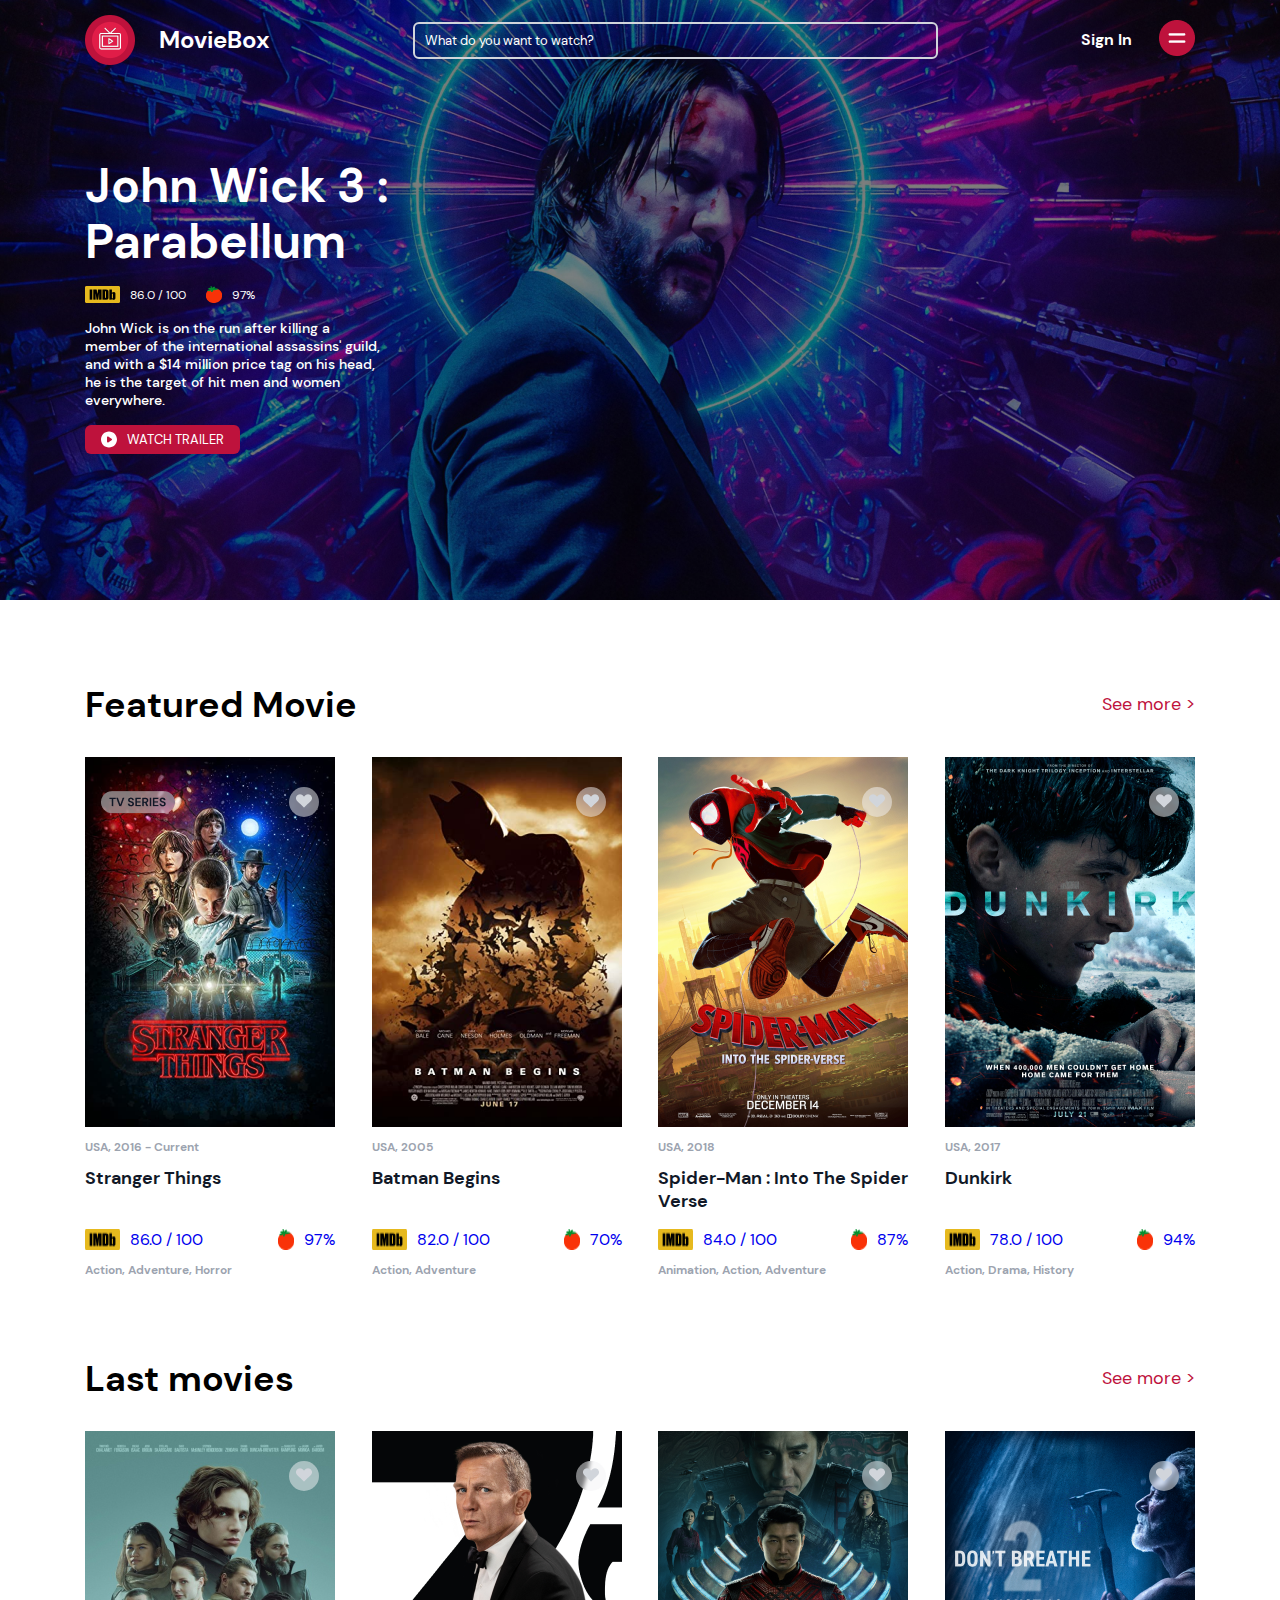
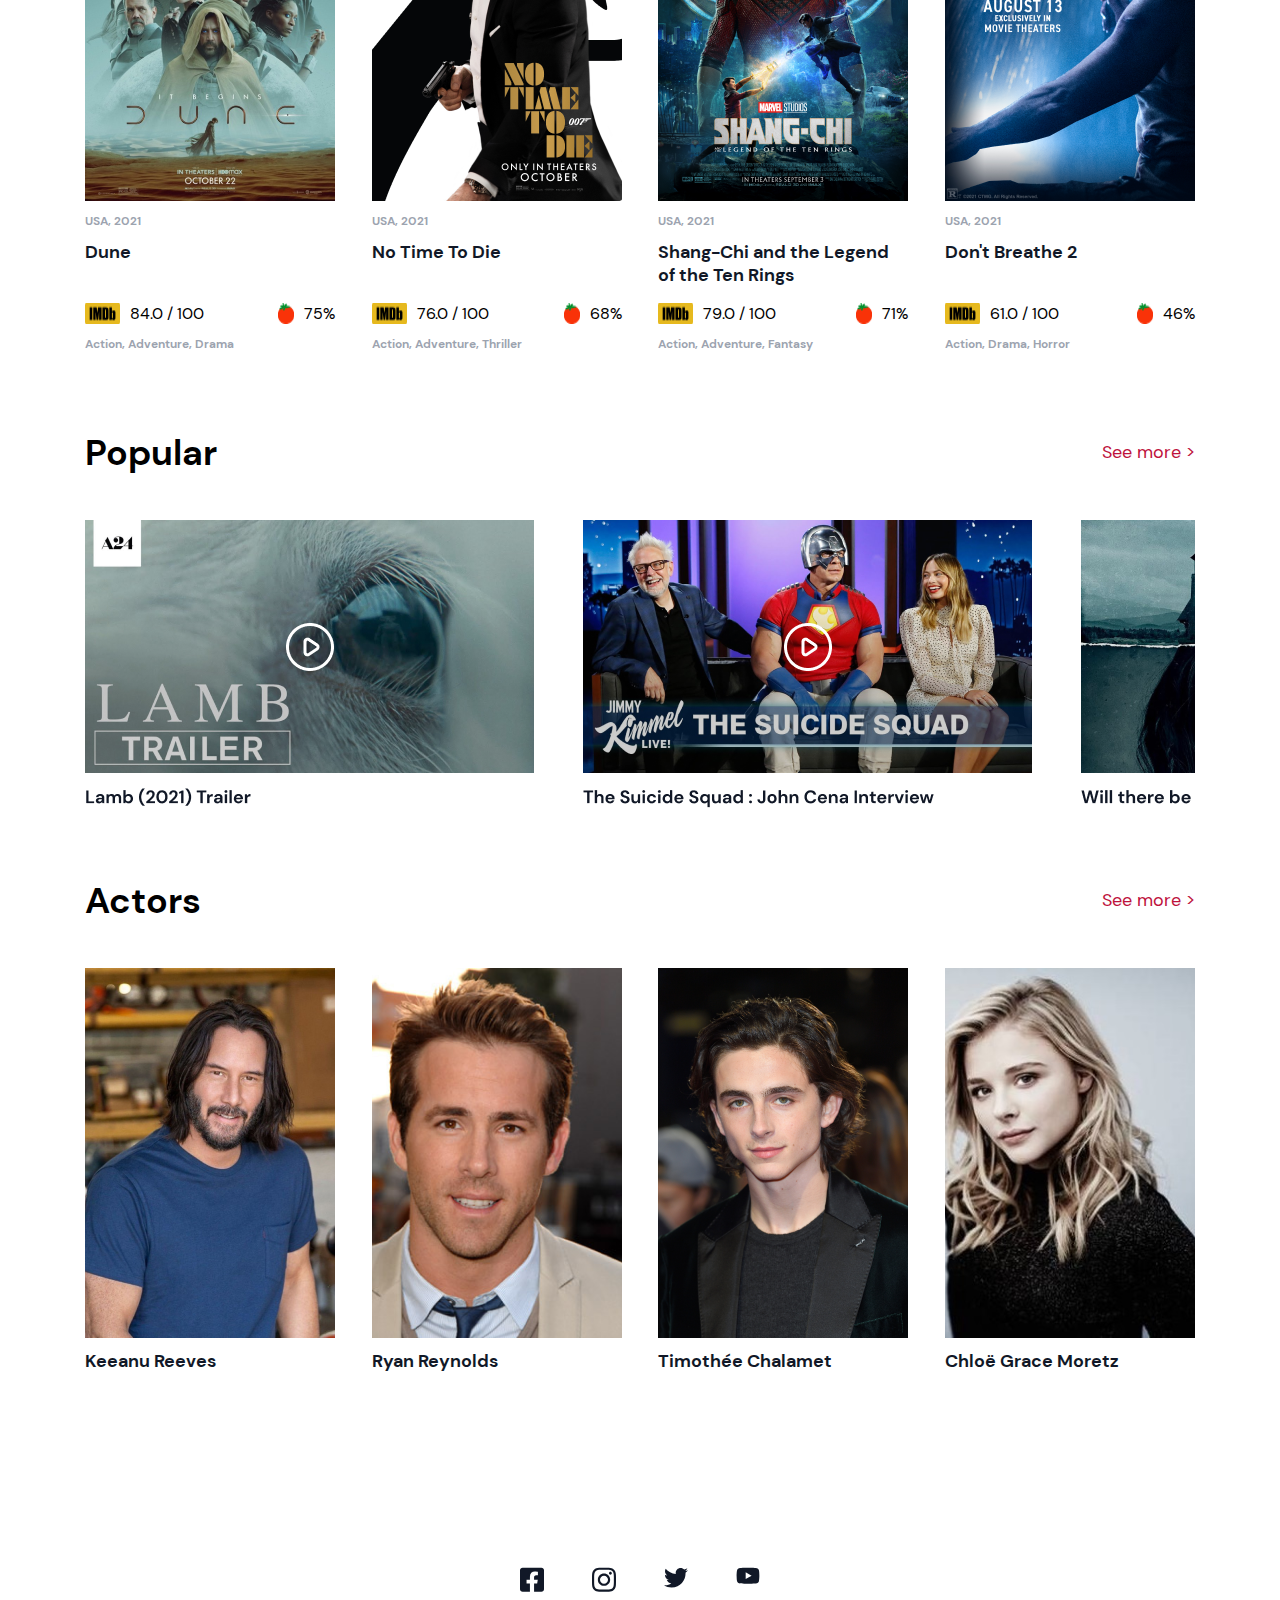
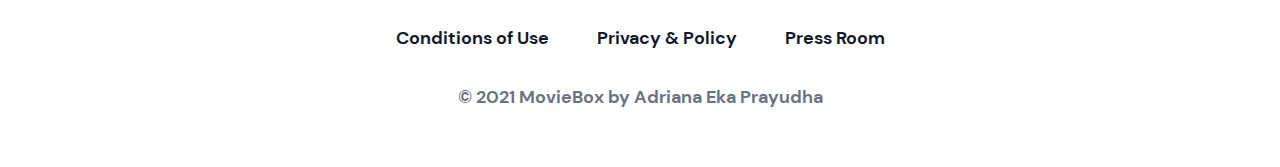
<file: index.html>
<!DOCTYPE html>
<html lang="ru">

<head>
    <meta charset="UTF-8">
    <meta http-equiv="X-UA-Compatible" content="IE=edge">
    <meta name="viewport" content="width=device-width, initial-scale=1.0">
    <title>Document</title>
    <link rel="stylesheet" href="assets/style/main.css">
    <link rel="stylesheet" href="assets/style/media.css">
</head>

<body>
    <div class="header__section">
        <header>
            <div class="header container">
                <a href="#" class="header__logo">
                    <img src="assets/image/logo-header.png" alt="">
                    <p class="header__desc">MovieBox</p>
                </a>
                <input class="header__input" type="search" placeholder="What do you want to watch?">
                <div class="signin__section">
                    <a href="#" class="sign__in">Sign In</a>
                    <a href="#"><img class="header__burger" src="assets/image/burger.png" alt=""></a>
                </div>
            </div>
        </header>
        <div class="header__data container">
            <div class="info">
                <h1 class="info__title">John Wick 3 : <br> Parabellum</h1>
                <div class="info__result">
                    <div class="result__inner">
                        <img src="assets/image/IMDB.png" alt="">
                        <p>
                            86.0 / 100
                        </p>
                    </div>
                    <div class="result__inner">
                        <img src="assets/image/tomato.png" alt="">
                        <p>
                            97%
                        </p>
                    </div>
                </div>
                <div>
                    <p class="info__desc">
                        John Wick is on the run after killing a member of the international assassins' guild, and with a
                        $14 million price tag on his head, he is the target of hit men and women everywhere.
                    </p>
                    <button class="info__btn">
                        <img class="btn__icon" src="assets/image/icon-play.svg" alt="">
                        <p class="btn__desc">Watch trailer</p>
                    </button>
                </div>
            </div>
            <div class="info"></div>
        </div>
    </div>
    <main>
        <div class="main__nav container">
            <a class="main__title" href="">Featured Movie</a>
            <a class="main__more" href="">See more ></a>
        </div>
        <section class="main__cards container">
            <div class="card">
                <a href="page.html">
                    <div class="div__image">
                        <img aria-colcount="card__image" src="assets/image/stranger-things.png" alt=""
                            class="card__image">
                    </div>
                    <div class="div__data">
                        <p class="card__desc">USA, 2016 - Current</p>
                        <h3 class="card__title">Stranger Things</h3>
                        <div class="card__rate">
                            <div class="card__inner">
                                <img class="card__inner-img" src="assets/image/IMDB.png" alt="">
                                <p>
                                    86.0 / 100
                                </p>
                            </div>
                            <div class="card__inner">
                                <img class="card__inner-img" src="assets/image/tomato.png" alt="">
                                <p>
                                    97%
                                </p>
                            </div>
                        </div>
                        <p class="card__bottom">Action, Adventure, Horror</p>
                    </div>
                    <div class="div__fav">
                        <a href="#"><img src="assets/image/favourite.png" alt=""></a>
                    </div>
                    <div class="tv__series">
                        <img src="assets/image/tv-series.png" alt="">
                    </div>
                </a>
            </div>
            <div class="card">
                <a href="page.html">
                    <div class="div__image">
                        <img aria-colcount="card__image" src="assets/image/black-knight.png" alt="" class="card__image">
                    </div>
                    <div class="div__data">
                        <p class="card__desc">USA, 2005</p>
                        <h3 class="card__title">Batman Begins</h3>
                        <div class="card__rate">
                            <div class="card__inner">
                                <img class="card__inner-img" src="assets/image/IMDB.png" alt="">
                                <p>
                                    82.0 / 100
                                </p>
                            </div>
                            <div class="card__inner">
                                <img class="card__inner-img" src="assets/image/tomato.png" alt="">
                                <p>
                                    70%
                                </p>
                            </div>
                        </div>
                        <p class="card__bottom">Action, Adventure</p>
                    </div>
                    <div class="div__fav">
                        <a href="#"><img src="assets/image/favourite.png" alt=""></a>
                    </div>
                </a>
            </div>
            <div class="card">
                <a href="page.html">
                    <div class="div__image">
                        <img aria-colcount="card__image" src="assets/image/spider-universe.png" alt=""
                            class="card__image">
                    </div>
                    <div class="div__data">
                        <p class="card__desc">USA, 2018</p>
                        <h3 class="card__title">Spider-Man : Into The Spider Verse</h3>
                        <div class="card__rate">
                            <div class="card__inner">
                                <img class="card__inner-img" src="assets/image/IMDB.png" alt="">
                                <p>
                                    84.0 / 100
                                </p>
                            </div>
                            <div class="card__inner">
                                <img class="card__inner-img" src="assets/image/tomato.png" alt="">
                                <p>
                                    87%
                                </p>
                            </div>
                        </div>
                        <p class="card__bottom">Animation, Action, Adventure</p>
                    </div>
                    <div class="div__fav">
                        <a href="#"><img src="assets/image/favourite.png" alt=""></a>
                    </div>
                </a>
            </div>
            <div class="last__card">
                <a href="page.html">
                    <div class="div__image">
                        <img aria-colcount="card__image" src="assets/image/dunkirk.png" alt="" class="card__image">
                    </div>
                    <div class="div__data">
                        <p class="card__desc">USA, 2017</p>
                        <h3 class="card__title">Dunkirk</h3>
                        <div class="card__rate">
                            <div class="card__inner">
                                <img class="card__inner-img" src="assets/image/IMDB.png" alt="">
                                <p>
                                    78.0 / 100
                                </p>
                            </div>
                            <div class="card__inner">
                                <img class="card__inner-img" src="assets/image/tomato.png" alt="">
                                <p>
                                    94%
                                </p>
                            </div>
                        </div>
                        <p class="card__bottom">Action, Drama, History</p>
                    </div>
                    <div class="div__fav">
                        <a href="#"><img src="assets/image/favourite.png" alt=""></a>
                    </div>
                </a>
            </div>
        </section>
        <div class="main__nav container">
            <a class="main__title" href="">Last movies</a>
            <a class="main__more" href="">See more ></a>
        </div>
        <section class="main__cards container">
            <div class="card">
                <div class="div__image">
                    <img aria-colcount="card__image" src="assets/image/dune.png" alt="" class="card__image">
                </div>
                <div class="div__data">
                    <p class="card__desc">USA, 2021</p>
                    <h3 class="card__title">Dune</h3>
                    <div class="card__rate">
                        <div class="card__inner">
                            <img class="card__inner-img" src="assets/image/IMDB.png" alt="">
                            <p>
                                84.0 / 100
                            </p>
                        </div>
                        <div class="card__inner">
                            <img class="card__inner-img" src="assets/image/tomato.png" alt="">
                            <p>
                                75%
                            </p>
                        </div>
                    </div>
                    <p class="card__bottom">Action, Adventure, Drama</p>
                </div>
                <div class="div__fav">
                    <a href="#"><img src="assets/image/favourite.png" alt=""></a>
                </div>
            </div>
            <div class="card">
                <div class="div__image">
                    <img aria-colcount="card__image" src="assets/image/agent.png" alt="" class="card__image">
                </div>
                <div class="div__data">
                    <p class="card__desc">USA, 2021</p>
                    <h3 class="card__title">No Time To Die</h3>
                    <div class="card__rate">
                        <div class="card__inner">
                            <img class="card__inner-img" src="assets/image/IMDB.png" alt="">
                            <p>
                                76.0 / 100
                            </p>
                        </div>
                        <div class="card__inner">
                            <img class="card__inner-img" src="assets/image/tomato.png" alt="">
                            <p>
                                68%
                            </p>
                        </div>
                    </div>
                    <p class="card__bottom">Action, Adventure, Thriller</p>
                </div>
                <div class="div__fav">
                    <a href="#"><img src="assets/image/favourite.png" alt=""></a>
                </div>
            </div>
            <div class="card">
                <div class="div__image">
                    <img aria-colcount="card__image" src="assets/image/shang-chi.png" alt="" class="card__image">
                </div>
                <div class="div__data">
                    <p class="card__desc">USA, 2021</p>
                    <h3 class="card__title">Shang-Chi and the Legend of the Ten Rings</h3>
                    <div class="card__rate">
                        <div class="card__inner">
                            <img class="card__inner-img" src="assets/image/IMDB.png" alt="">
                            <p>
                                79.0 / 100
                            </p>
                        </div>
                        <div class="card__inner">
                            <img class="card__inner-img" src="assets/image/tomato.png" alt="">
                            <p>
                                71%
                            </p>
                        </div>
                    </div>
                    <p class="card__bottom">Action, Adventure, Fantasy</p>
                </div>
                <div class="div__fav">
                    <a href="#"><img src="assets/image/favourite.png" alt=""></a>
                </div>
            </div>
            <div class="last__card">
                <div class="div__image">
                    <img aria-colcount="card__image" src="assets/image/dont_breathe-two.png" alt="" class="card__image">
                </div>
                <div class="div__data">
                    <p class="card__desc">USA, 2021</p>
                    <h3 class="card__title">Don't Breathe 2</h3>
                    <div class="card__rate">
                        <div class="card__inner">
                            <img class="card__inner-img" src="assets/image/IMDB.png" alt="">
                            <p>
                                61.0 / 100
                            </p>
                        </div>
                        <div class="card__inner">
                            <img class="card__inner-img" src="assets/image/tomato.png" alt="">
                            <p>
                                46%
                            </p>
                        </div>
                    </div>
                    <p class="card__bottom">Action, Drama, Horror</p>
                </div>
                <div class="div__fav">
                    <a href="#"><img src="assets/image/favourite.png" alt=""></a>
                </div>
            </div>
        </section>
        <div class="main__popular container">
            <div class="popular">
                <a href="#" class="main__title">Popular</a>
                <a href="#" class="main__more">See more ></a>
            </div>
            <div class="large__cards">
                <div class="large__card">
                    <a href="#">
                        <img class="large__img" src="assets/image/lamb.png" alt="">
                    </a>
                </div>
                <div class="large__card">
                    <a href="#">
                        <img class="large__img" src="assets/image/suicide-squad.png" alt="">
                    </a>
                </div>
                <div class="large__card-last">
                    <a href="#">
                        <img class="large__img" src="assets/image/horror.png" alt="">
                    </a>
                </div>
            </div>
        </div>
        <div class="main__actors container">
            <div class="popular">
                <a href="#" class="main__title">Actors</a>
                <a href="#" class="main__more">See more ></a>
            </div>
            <div class="section__actors">
                <div class="card">
                    <a href="page.html">
                        <div class="div__image">
                            <img aria-colcount="card__image" src="assets/image/Keeanu.png" alt="" class="card__image">
                        </div>
                        <div class="div__data">
                            <h3 class="card__title">Keeanu Reeves</h3>
                        </div>
                    </a>
                </div>
                <div class="card">
                    <a href="page.html">
                        <div class="div__image">
                            <img aria-colcount="card__image" src="assets/image/Ryan.png" alt="" class="card__image">
                        </div>
                        <div class="div__data">
                            <h3 class="card__title">Ryan Reynolds</h3>
                        </div>
                    </a>
                </div>
                <div class="card">
                    <a href="page.html">
                        <div class="div__image">
                            <img aria-colcount="card__image" src="assets/image/Chalamet.png" alt="" class="card__image">
                        </div>
                        <div class="div__data">
                            <h3 class="card__title">Timothée Chalamet</h3>
                        </div>
                    </a>
                </div>
                <div class="last__card">
                    <a href="page.html">
                        <div class="div__image">
                            <img aria-colcount="card__image" src="assets/image/Grace.png" alt="" class="card__image">
                        </div>
                        <div class="div__data">
                            <h3 class="card__title">Chloë Grace Moretz</h3>
                        </div>
                    </a>
                </div>
            </div>
        </div>
    </main>
    <footer>
        <div class="page container">
            <a class="page__icons" href="#"><img src="assets/image/facebook.svg" alt=""></a>
            <a class="page__icons" href="#"><img src="assets/image/instagram.svg" alt=""></a>
            <a class="page__icons" href="#"><img src="assets/image/twitter.svg" alt=""></a>
            <a class="icon__last" href="#"><img src="assets/image/you-tube.svg" alt=""></a>
        </div>
        <div class="page__data container">
            <a href="#" class="page__link">Conditions of Use</a>
            <a href="#" class="page__link">Privacy & Policy</a>
            <a href="#" class="page__link-last">Press Room</a>
        </div>
        <div class="page-last container">
            <p class="page__last">© 2021 MovieBox by Adriana Eka Prayudha</p>
        </div>
    </footer>
</body>

</html>
</file>
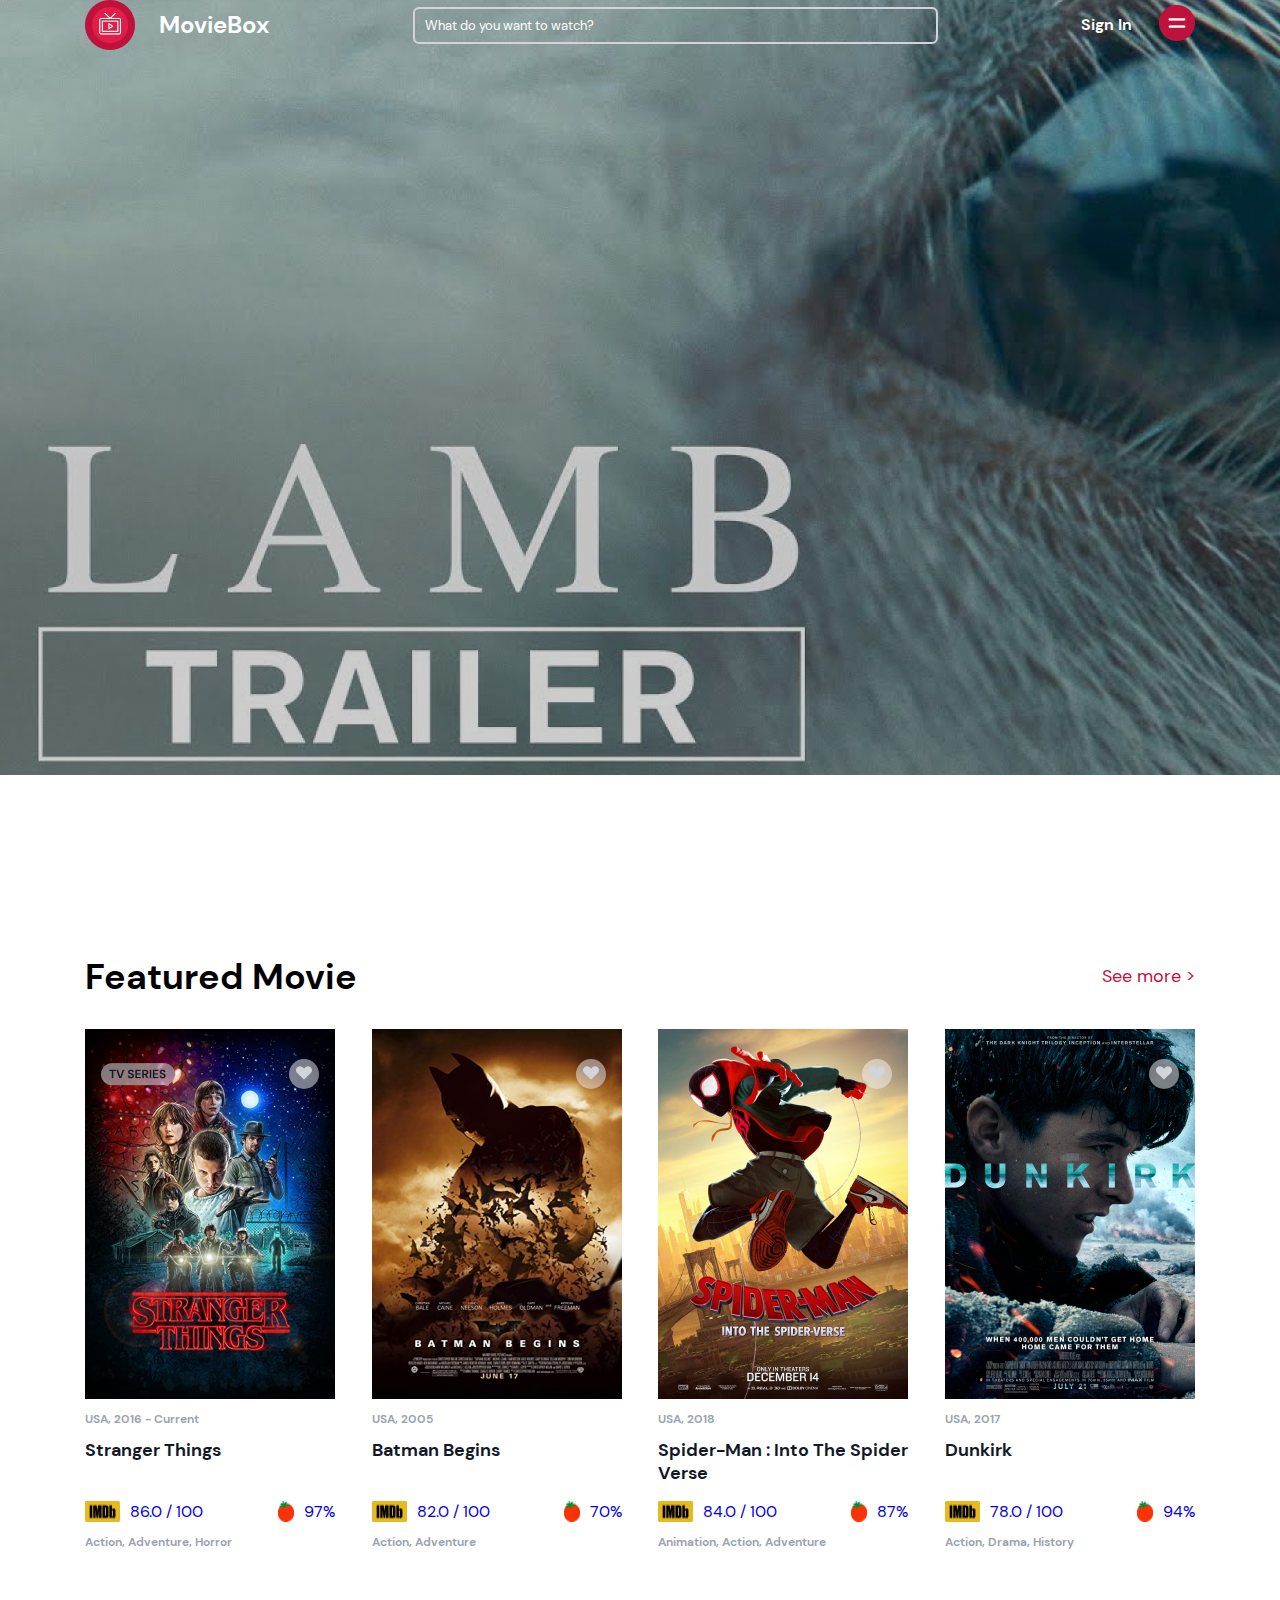
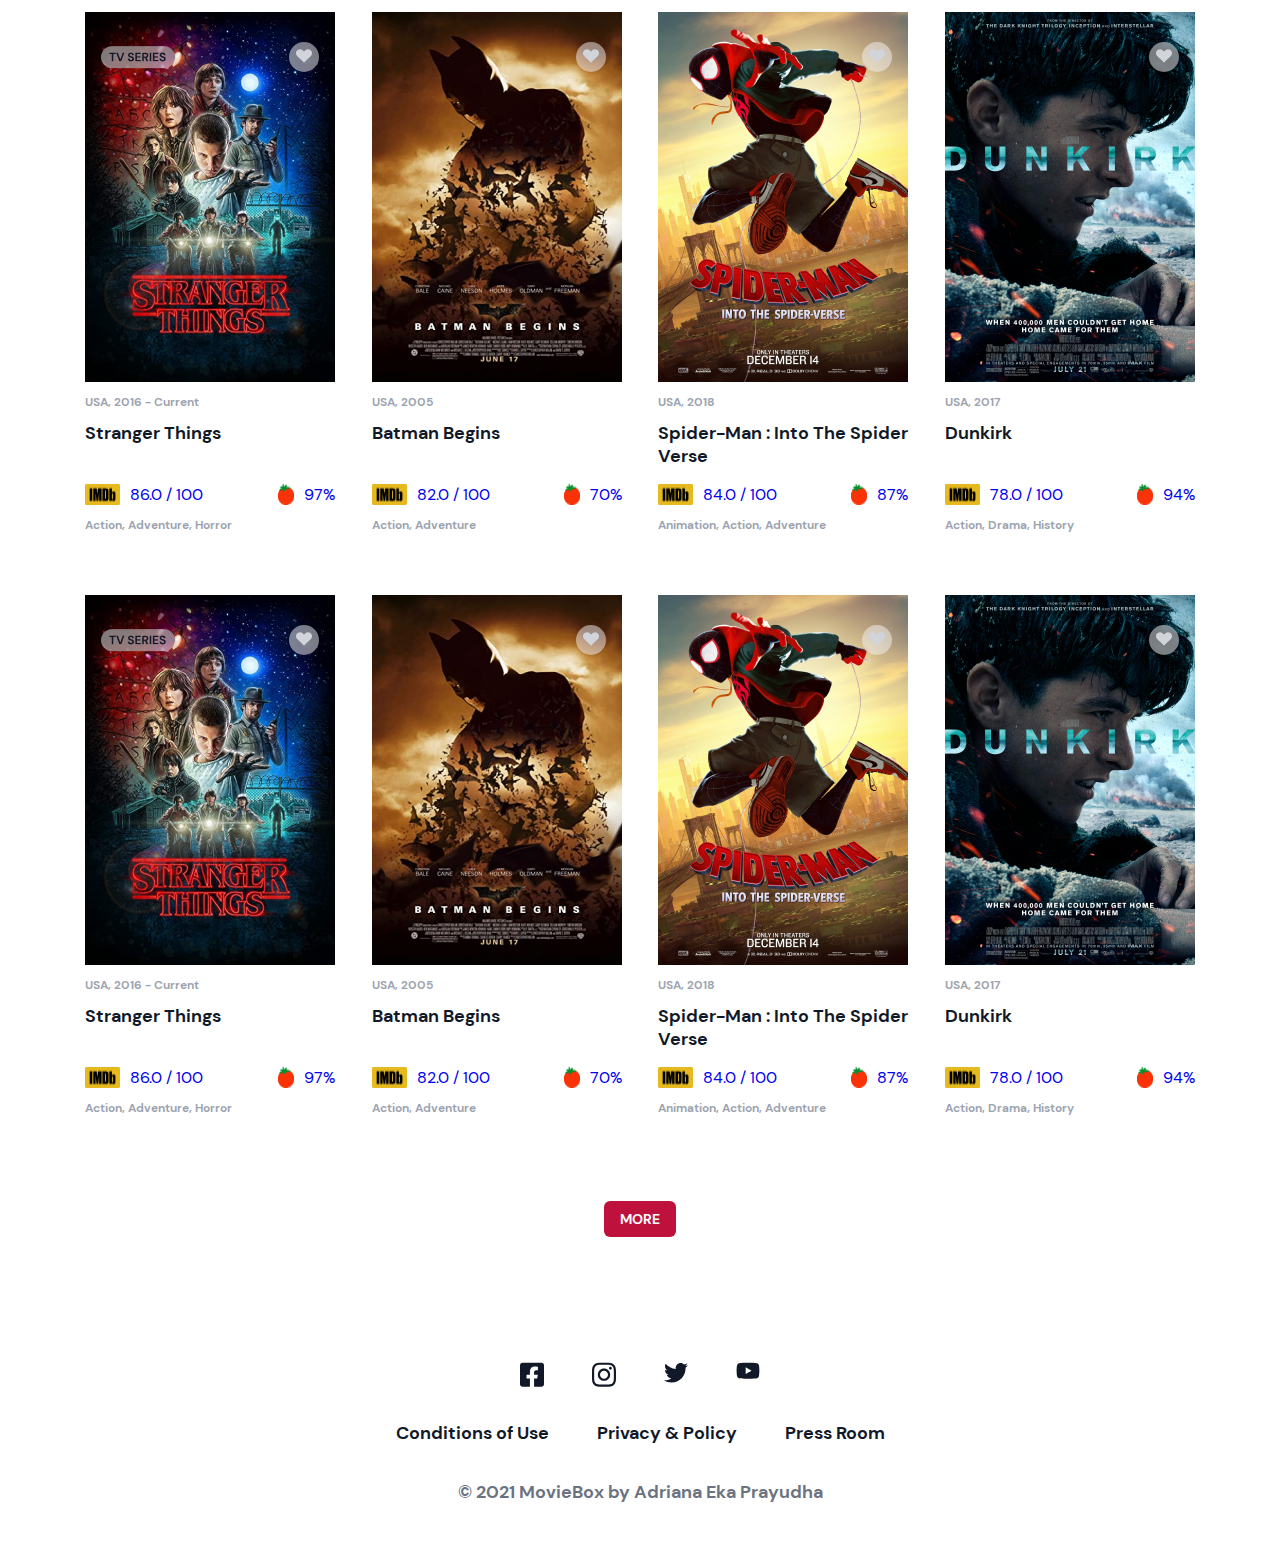
<file: page.html>
<!DOCTYPE html>
<html lang="ru">

<head>
    <meta charset="UTF-8">
    <meta http-equiv="X-UA-Compatible" content="IE=edge">
    <meta name="viewport" content="width=device-width, initial-scale=1.0">
    <title>Document</title>
    <link rel="stylesheet" href="assets/style/main.css">
    <link rel="stylesheet" href="assets/style/media.css">
</head>

<body>
    <div class="header__section image__another">
        <header>
            <div class="header container">
                <a href="index.html" class="header__logo">
                    <img src="assets/image/logo-header.png" alt="">
                    <p class="header__desc">MovieBox</p>
                </a>
                <input class="header__input" type="search" placeholder="What do you want to watch?">
                <div class="signin__section">
                    <a href="#" class="sign__in">Sign In</a>
                    <a href="#"><img class="header__burger" src="assets/image/burger.png" alt=""></a>
                </div>
            </div>
        </header>
    </div>
    <div class="main__nav page__nav container">
        <a class="main__title" href="">Featured Movie</a>
        <a class="main__more" href="">See more ></a>
    </div>
    <section class="main__cards container">
        <div class="card">
            <a href="page.html">
                <div class="div__image">
                    <img aria-colcount="card__image" src="assets/image/stranger-things.png" alt="" class="card__image">
                </div>
                <div class="div__data">
                    <p class="card__desc">USA, 2016 - Current</p>
                    <h3 class="card__title">Stranger Things</h3>
                    <div class="card__rate">
                        <div class="card__inner">
                            <img class="card__inner-img" src="assets/image/IMDB.png" alt="">
                            <p>
                                86.0 / 100
                            </p>
                        </div>
                        <div class="card__inner">
                            <img class="card__inner-img" src="assets/image/tomato.png" alt="">
                            <p>
                                97%
                            </p>
                        </div>
                    </div>
                    <p class="card__bottom">Action, Adventure, Horror</p>
                </div>
                <div class="div__fav">
                    <a href="#"><img src="assets/image/favourite.png" alt=""></a>
                </div>
                <div class="tv__series">
                    <img src="assets/image/tv-series.png" alt="">
                </div>
            </a>
        </div>
        <div class="card">
            <a href="page.html">
                <div class="div__image">
                    <img aria-colcount="card__image" src="assets/image/black-knight.png" alt="" class="card__image">
                </div>
                <div class="div__data">
                    <p class="card__desc">USA, 2005</p>
                    <h3 class="card__title">Batman Begins</h3>
                    <div class="card__rate">
                        <div class="card__inner">
                            <img class="card__inner-img" src="assets/image/IMDB.png" alt="">
                            <p>
                                82.0 / 100
                            </p>
                        </div>
                        <div class="card__inner">
                            <img class="card__inner-img" src="assets/image/tomato.png" alt="">
                            <p>
                                70%
                            </p>
                        </div>
                    </div>
                    <p class="card__bottom">Action, Adventure</p>
                </div>
                <div class="div__fav">
                    <a href="#"><img src="assets/image/favourite.png" alt=""></a>
                </div>
            </a>
        </div>
        <div class="card">
            <a href="page.html">
                <div class="div__image">
                    <img aria-colcount="card__image" src="assets/image/spider-universe.png" alt="" class="card__image">
                </div>
                <div class="div__data">
                    <p class="card__desc">USA, 2018</p>
                    <h3 class="card__title">Spider-Man : Into The Spider Verse</h3>
                    <div class="card__rate">
                        <div class="card__inner">
                            <img class="card__inner-img" src="assets/image/IMDB.png" alt="">
                            <p>
                                84.0 / 100
                            </p>
                        </div>
                        <div class="card__inner">
                            <img class="card__inner-img" src="assets/image/tomato.png" alt="">
                            <p>
                                87%
                            </p>
                        </div>
                    </div>
                    <p class="card__bottom">Animation, Action, Adventure</p>
                </div>
                <div class="div__fav">
                    <a href="#"><img src="assets/image/favourite.png" alt=""></a>
                </div>
            </a>
        </div>
        <div class="last__card">
            <a href="page.html">
                <div class="div__image">
                    <img aria-colcount="card__image" src="assets/image/dunkirk.png" alt="" class="card__image">
                </div>
                <div class="div__data">
                    <p class="card__desc">USA, 2017</p>
                    <h3 class="card__title">Dunkirk</h3>
                    <div class="card__rate">
                        <div class="card__inner">
                            <img class="card__inner-img" src="assets/image/IMDB.png" alt="">
                            <p>
                                78.0 / 100
                            </p>
                        </div>
                        <div class="card__inner">
                            <img class="card__inner-img" src="assets/image/tomato.png" alt="">
                            <p>
                                94%
                            </p>
                        </div>
                    </div>
                    <p class="card__bottom">Action, Drama, History</p>
                </div>
                <div class="div__fav">
                    <a href="#"><img src="assets/image/favourite.png" alt=""></a>
                </div>
            </a>
        </div>
    </section>
    <section class="main__cards container page__middle">
        <div class="card">
            <a href="page.html">
                <div class="div__image">
                    <img aria-colcount="card__image" src="assets/image/stranger-things.png" alt="" class="card__image">
                </div>
                <div class="div__data">
                    <p class="card__desc">USA, 2016 - Current</p>
                    <h3 class="card__title">Stranger Things</h3>
                    <div class="card__rate">
                        <div class="card__inner">
                            <img class="card__inner-img" src="assets/image/IMDB.png" alt="">
                            <p>
                                86.0 / 100
                            </p>
                        </div>
                        <div class="card__inner">
                            <img class="card__inner-img" src="assets/image/tomato.png" alt="">
                            <p>
                                97%
                            </p>
                        </div>
                    </div>
                    <p class="card__bottom">Action, Adventure, Horror</p>
                </div>
                <div class="div__fav">
                    <a href="#"><img src="assets/image/favourite.png" alt=""></a>
                </div>
                <div class="tv__series">
                    <img src="assets/image/tv-series.png" alt="">
                </div>
            </a>
        </div>
        <div class="card">
            <a href="page.html">
                <div class="div__image">
                    <img aria-colcount="card__image" src="assets/image/black-knight.png" alt="" class="card__image">
                </div>
                <div class="div__data">
                    <p class="card__desc">USA, 2005</p>
                    <h3 class="card__title">Batman Begins</h3>
                    <div class="card__rate">
                        <div class="card__inner">
                            <img class="card__inner-img" src="assets/image/IMDB.png" alt="">
                            <p>
                                82.0 / 100
                            </p>
                        </div>
                        <div class="card__inner">
                            <img class="card__inner-img" src="assets/image/tomato.png" alt="">
                            <p>
                                70%
                            </p>
                        </div>
                    </div>
                    <p class="card__bottom">Action, Adventure</p>
                </div>
                <div class="div__fav">
                    <a href="#"><img src="assets/image/favourite.png" alt=""></a>
                </div>
            </a>
        </div>
        <div class="card">
            <a href="page.html">
                <div class="div__image">
                    <img aria-colcount="card__image" src="assets/image/spider-universe.png" alt="" class="card__image">
                </div>
                <div class="div__data">
                    <p class="card__desc">USA, 2018</p>
                    <h3 class="card__title">Spider-Man : Into The Spider Verse</h3>
                    <div class="card__rate">
                        <div class="card__inner">
                            <img class="card__inner-img" src="assets/image/IMDB.png" alt="">
                            <p>
                                84.0 / 100
                            </p>
                        </div>
                        <div class="card__inner">
                            <img class="card__inner-img" src="assets/image/tomato.png" alt="">
                            <p>
                                87%
                            </p>
                        </div>
                    </div>
                    <p class="card__bottom">Animation, Action, Adventure</p>
                </div>
                <div class="div__fav">
                    <a href="#"><img src="assets/image/favourite.png" alt=""></a>
                </div>
            </a>
        </div>
        <div class="last__card">
            <a href="page.html">
                <div class="div__image">
                    <img aria-colcount="card__image" src="assets/image/dunkirk.png" alt="" class="card__image">
                </div>
                <div class="div__data">
                    <p class="card__desc">USA, 2017</p>
                    <h3 class="card__title">Dunkirk</h3>
                    <div class="card__rate">
                        <div class="card__inner">
                            <img class="card__inner-img" src="assets/image/IMDB.png" alt="">
                            <p>
                                78.0 / 100
                            </p>
                        </div>
                        <div class="card__inner">
                            <img class="card__inner-img" src="assets/image/tomato.png" alt="">
                            <p>
                                94%
                            </p>
                        </div>
                    </div>
                    <p class="card__bottom">Action, Drama, History</p>
                </div>
                <div class="div__fav">
                    <a href="#"><img src="assets/image/favourite.png" alt=""></a>
                </div>
            </a>
        </div>
    </section>
    <section class="main__cards container page__cards">
        <div class="card">
            <a href="page.html">
                <div class="div__image">
                    <img aria-colcount="card__image" src="assets/image/stranger-things.png" alt="" class="card__image">
                </div>
                <div class="div__data">
                    <p class="card__desc">USA, 2016 - Current</p>
                    <h3 class="card__title">Stranger Things</h3>
                    <div class="card__rate">
                        <div class="card__inner">
                            <img class="card__inner-img" src="assets/image/IMDB.png" alt="">
                            <p>
                                86.0 / 100
                            </p>
                        </div>
                        <div class="card__inner">
                            <img class="card__inner-img" src="assets/image/tomato.png" alt="">
                            <p>
                                97%
                            </p>
                        </div>
                    </div>
                    <p class="card__bottom">Action, Adventure, Horror</p>
                </div>
                <div class="div__fav">
                    <a href="#"><img src="assets/image/favourite.png" alt=""></a>
                </div>
                <div class="tv__series">
                    <img src="assets/image/tv-series.png" alt="">
                </div>
            </a>
        </div>
        <div class="card">
            <a href="page.html">
                <div class="div__image">
                    <img aria-colcount="card__image" src="assets/image/black-knight.png" alt="" class="card__image">
                </div>
                <div class="div__data">
                    <p class="card__desc">USA, 2005</p>
                    <h3 class="card__title">Batman Begins</h3>
                    <div class="card__rate">
                        <div class="card__inner">
                            <img class="card__inner-img" src="assets/image/IMDB.png" alt="">
                            <p>
                                82.0 / 100
                            </p>
                        </div>
                        <div class="card__inner">
                            <img class="card__inner-img" src="assets/image/tomato.png" alt="">
                            <p>
                                70%
                            </p>
                        </div>
                    </div>
                    <p class="card__bottom">Action, Adventure</p>
                </div>
                <div class="div__fav">
                    <a href="#"><img src="assets/image/favourite.png" alt=""></a>
                </div>
            </a>
        </div>
        <div class="card">
            <a href="page.html">
                <div class="div__image">
                    <img aria-colcount="card__image" src="assets/image/spider-universe.png" alt="" class="card__image">
                </div>
                <div class="div__data">
                    <p class="card__desc">USA, 2018</p>
                    <h3 class="card__title">Spider-Man : Into The Spider Verse</h3>
                    <div class="card__rate">
                        <div class="card__inner">
                            <img class="card__inner-img" src="assets/image/IMDB.png" alt="">
                            <p>
                                84.0 / 100
                            </p>
                        </div>
                        <div class="card__inner">
                            <img class="card__inner-img" src="assets/image/tomato.png" alt="">
                            <p>
                                87%
                            </p>
                        </div>
                    </div>
                    <p class="card__bottom">Animation, Action, Adventure</p>
                </div>
                <div class="div__fav">
                    <a href="#"><img src="assets/image/favourite.png" alt=""></a>
                </div>
            </a>
        </div>
        <div class="last__card">
            <a href="page.html">
                <div class="div__image">
                    <img aria-colcount="card__image" src="assets/image/dunkirk.png" alt="" class="card__image">
                </div>
                <div class="div__data">
                    <p class="card__desc">USA, 2017</p>
                    <h3 class="card__title">Dunkirk</h3>
                    <div class="card__rate">
                        <div class="card__inner">
                            <img class="card__inner-img" src="assets/image/IMDB.png" alt="">
                            <p>
                                78.0 / 100
                            </p>
                        </div>
                        <div class="card__inner">
                            <img class="card__inner-img" src="assets/image/tomato.png" alt="">
                            <p>
                                94%
                            </p>
                        </div>
                    </div>
                    <p class="card__bottom">Action, Drama, History</p>
                </div>
                <div class="div__fav">
                    <a href="#"><img src="assets/image/favourite.png" alt=""></a>
                </div>
            </a>
        </div>
    </section>
    <div class="more container">
        <button class="more__btn">
            <a class="more__title" href="#">MORE</a>
        </button>
    </div>
    <footer>
        <div class="page container">
            <a class="page__icons" href="#"><img src="assets/image/facebook.svg" alt=""></a>
            <a class="page__icons" href="#"><img src="assets/image/instagram.svg" alt=""></a>
            <a class="page__icons" href="#"><img src="assets/image/twitter.svg" alt=""></a>
            <a class="icon__last" href="#"><img src="assets/image/you-tube.svg" alt=""></a>
        </div>
        <div class="page__data container">
            <a href="#" class="page__link">Conditions of Use</a>
            <a href="#" class="page__link">Privacy & Policy</a>
            <a href="#" class="page__link-last">Press Room</a>
        </div>
        <div class="page-last container">
            <p class="page__last">© 2021 MovieBox by Adriana Eka Prayudha</p>
        </div>
    </footer>
</body>

</html>
</file>
<file: assets/style/main.css>
@import url(../style/fonts.css);

* {
    margin: 0;
    padding: 0;
    box-sizing: border-box;
    text-decoration: none;
    font-family: "dmSans";
}

body {
    overflow-x: hidden;

}

/* width */
::-webkit-scrollbar {
    width: 6px;
    height: 12px;
  }
  
  /* Track */
  ::-webkit-scrollbar-track {
    background: lightcyan;
  }
  
  /* Handle */
  ::-webkit-scrollbar-thumb {
    background: #6B7280;
  }
  
  /* Handle on hover */
  ::-webkit-scrollbar-thumb:hover {
    background: #BE123C;
  }


.container {
    width: 100%;
    max-width: 1140px;
    padding: 0 15px;
    margin: 0 auto;
}

header {
    margin-bottom: 93px;
}

.header {
    display: flex;
    justify-content: space-between;
    align-items: center;
}

.header__logo {
    align-items: center;
    display: flex;
}

.header__desc {
    margin-left: 24px;
    font-style: normal;
    font-weight: bold;
    font-size: 24px;
    line-height: 24px;
    color: #fff;
}

.header__input {
    border: 2px solid #D1D5DB;
    border-radius: 6px;
    outline: none;
    padding: 8px 10px;
    width: 100%;
    max-width: 525px;
    background-color: transparent;
    color: #fff;
}

.header__input::placeholder {
    color: #fff;
}

.sign__in {
    font-style: normal;
    font-weight: bold;
    font-size: 16px;
    line-height: 24px;
    color: #fff;
    margin-right: 27px;
}

.signin__section {
    display: flex;
    align-items: center;
}

.header__section {
    background-image: url(../image/header-bg.png);
    background-size: auto;
    background-position: top;
    background-repeat: no-repeat;
    padding-top: 15px;
    padding-bottom: 157px;
    margin-bottom: 70px;
}

.image__another {
    background-image: url(../image/lamb-bg.png);
    background-size: auto;
    background-position: top;
    background-repeat: no-repeat;
    height: 953px;
}

.result__inner p {
    color: #fff;
    font-style: normal;
    font-weight: normal;
    font-size: 12px;
    line-height: 12px;
    margin-left: 10px;
}

.info__title {
    color: #fff;
    font-style: normal;
    font-weight: bold;
    font-size: 48px;
    line-height: 56px;
    margin-bottom: 16px;
}

.info__result {
    display: flex;
    align-items: center;
}

.result__inner {
    display: flex;
    align-items: center;
    margin-right: 20px;
    margin-bottom: 16px;
}

.info__desc {
    font-style: normal;
    font-weight: 500;
    font-size: 14px;
    line-height: 18px;
    color: #FFFFFF;
    max-width: 302px;
    margin-bottom: 16px;
}

.info__btn {
    display: flex;
    background: #BE123C;
    border: none;
    max-width: 169px;
    border-radius: 6px;
    color: #fff;
    padding: 6px 16px;
}

.btn__icon {
    margin-right: 10px;
}

.btn__desc {
    text-transform: uppercase;
}

.main__cards {
    display: flex;
    justify-content: space-between;
    margin-bottom: 93px;
}

.page__cards {
    margin-bottom: 101px;
}

.main__nav {
    display: flex;
    justify-content: space-between;
    margin-bottom: 44px;
}

.main__title {
    font-style: normal;
    font-weight: bold;
    font-size: 36px;
    line-height: 47px;
    color: #000;
}

.main__more {
    font-style: normal;
    font-weight: normal;
    font-size: 18px;
    line-height: 47px;
    color: #BE123C;
}

.card {
    width: 250px;
    max-height: 490px;
    height: 100%;
    display: flex;
    flex-direction: column;
    justify-content: center;
    align-items: start;
    position: relative;
}

.last__card {
    width: 250px;
    max-height: 490px;
    height: 100%;
    display: flex;
    flex-direction: column;
    justify-content: center;
    align-items: start;
    position: relative;
}

.div__image {
    background-size: auto;
    background-position: top;
    background-repeat: no-repeat;
    width: 250px;
    height: 370px;
    margin-bottom: 12px;
}

.div__fav {
    position: absolute;
    top: 15px;
    right: 16px;
    width: 30px;
    height: 30px;
    background: rgba(243, 244, 246, 0.5);
    backdrop-filter: blur(2px);
    border-radius: 50%;
    display: flex;
    justify-content: center;
    align-items: center;
}

.tv__series {
    position: absolute;
    top: 19px;
    left: 16px;
    width: 74px;
    height: 22px;
}

.card__rate {
    display: flex;
    justify-content: space-between;
    align-items: center;
    width: 250px;
    margin-bottom: 12px;
}

.card__inner {
    display: flex;
}

.card__inner-img {
    margin-right: 10px;
}

.card__desc {
    font-style: normal;
    font-weight: bold;
    font-size: 12px;
    line-height: 16px;
    color: #9CA3AF;
    margin-bottom: 12px;
}

.card__title {
    font-style: normal;
    font-weight: bold;
    font-size: 18px;
    line-height: 23px;
    color: #111827;
    margin-bottom: 12px;
    height: 50px;
}

.card__bottom {
    font-style: normal;
    font-weight: bold;
    font-size: 12px;
    line-height: 16px;
    color: #9CA3AF;
}

.popular {
    display: flex;
    justify-content: space-between;
    margin-bottom: 44px;
}

.large__cards {
    display: flex;
    overflow-x: scroll;
    overflow-y: hidden;
}

.large__card {
    width: 450px;
    height: 288px;
    margin-right: 48px;
}
.large__card-last {
    width: 450px;
    height: 288px;
}

.main__popular {
    margin-bottom: 69px;
}

.section__actors {
    display: flex;
    justify-content: space-between;
    align-items: center;
    margin-bottom: 155px;
}

/* PAGE */
.more {
    display: flex;
    justify-content: center;
    align-items: center;
}

.more__btn {
    border: none;
    background: #BE123C;
    border-radius: 6px;
    padding: 6px 16px;
    margin-bottom: 125px;
}

.more__title {
    font-size: 14px;
    text-transform: uppercase;
    line-height: 24px;
    color: #fff;
    font-weight: 700;
}

.page {
    display: flex;
    justify-content: center;
    align-items: center;
    position: relative;
    margin-bottom: 36px;
}

.page__icons {
    width: 24px;
    height: 24px;
    margin-right: 48px;
}

.icon__last {
    width: 24px;
    height: 24px;
}

.page__data {
    display: flex;
    justify-content: center;
    align-items: center;
    margin-bottom: 36px;
}

.page__link {
    font-style: normal;
    font-weight: bold;
    font-size: 18px;
    line-height: 23px;
    color: #111827;
    margin-right: 48px;
}

.page__link-last {
    font-style: normal;
    font-weight: bold;
    font-size: 18px;
    line-height: 23px;
    color: #111827;
}

.page-last {
    display: flex;
    justify-content: center;
    align-items: center;
    margin-bottom: 58px;
}

.page__last {
    font-style: normal;
    font-weight: bold;
    font-size: 18px;
    line-height: 23px;
    color: #6B7280;
}
</file>
<file: assets/style/media.css>
@media only screen and (max-width: 1000px) {
    .header__input {
        max-width: 300px;
    }
}
@media only screen and (max-width: 1100px) {
    .main__cards {
        overflow-y: hidden;
        overflow-x: scroll;
    }
    .card {
        margin-right: 80px;
    }
    .section__actors {
        overflow-y: hidden;
        overflow-x: scroll;
    }
    .main__title {
        font-size: 36px;
        line-height: 47px;
    }
    .main__more {
        font-size: 16px;
        line-height: 47px;
    }
}

@media only screen and (max-width: 640px) {
    .header__input {
        display: none;

    }

    .sign__in {
        display: none;
    }

    .page__data {
        flex-direction: column;
        justify-content: center;
        align-items: center;
    }

    .page__link {
        line-height: 23px;
        font-size: 18px;
        margin: 0;
        margin-bottom: 36px;
    }
}

@media only screen and (max-width: 400px) {
    .info__title {
        font-size: 24px;
        line-height: 29px;
    }
    
    .info__desc {
        font-size: 12px;
        line-height: 18px;
    }
    .main__more {
        display: none;
    }
}


@media only screen and (max-width: 1400px) {
    .image__another {
        background-size: cover;
        background-position: top left;
        background-size: auto;
        padding: 0;
        margin-bottom: 0;
    }
}
</file>
